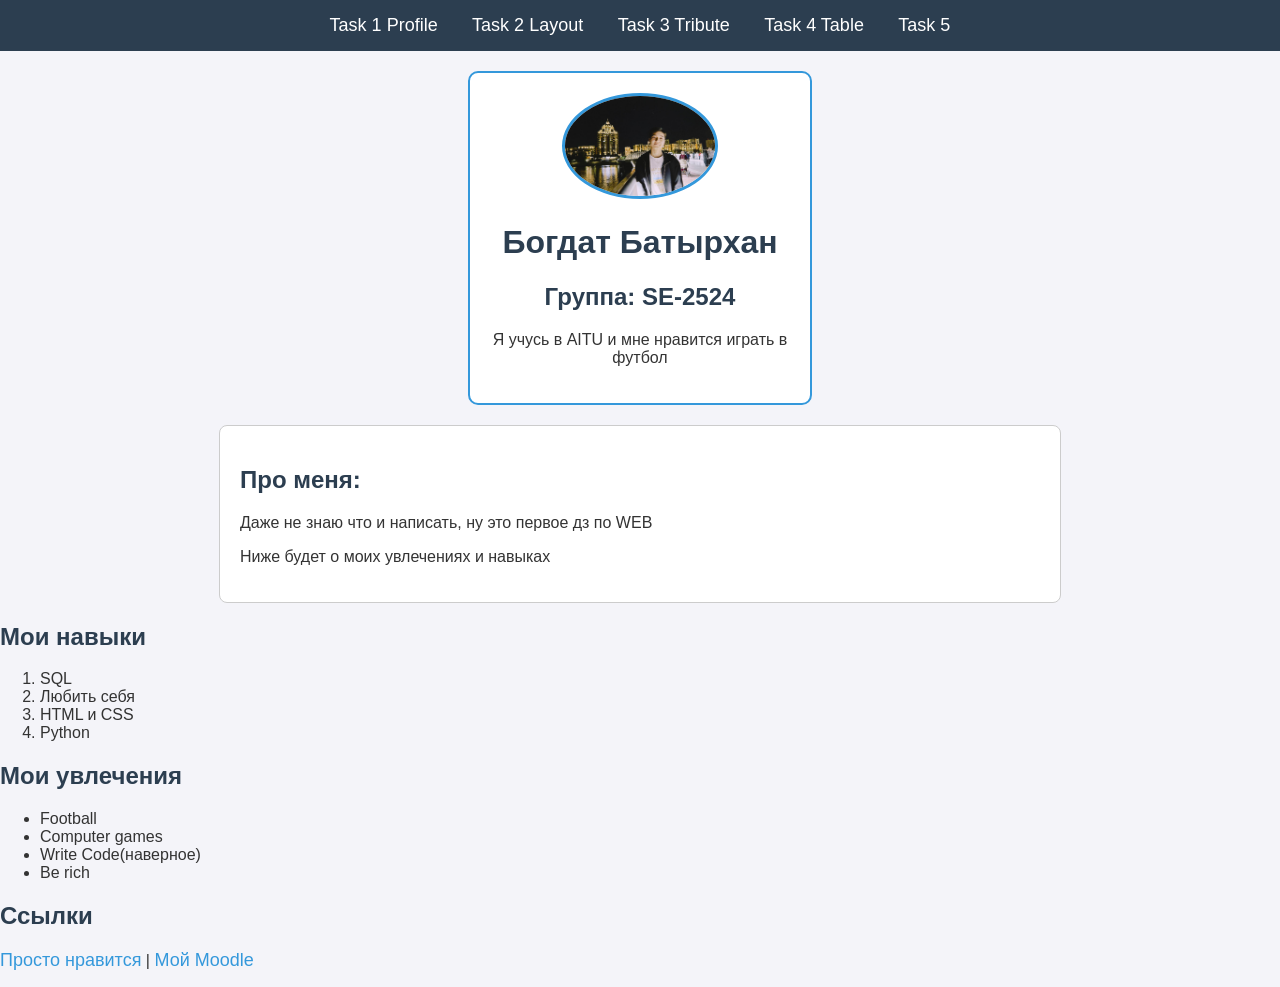
<file: index.html>
<!DOCTYPE html>
<html lang="en">
    <head>
        <meta charset="UTF-8">
        <title>Assignment 1 - My Profile</title>
        <link rel="stylesheet" href="styles.css">
    </head>  
    <body>
        <div class="navbar">
            <a href="index.html">Task 1 Profile</a>
            <a href="task2.html">Task 2 Layout</a>
            <a href="task3.html">Task 3 Tribute</a>
            <a href="task4.html">Task 4 Table</a>
            <a href="midterm.html">Task 5</a>
        </div>

        <div id="profile-card">
            <img src="me.jpg" alt="Мое фото">
            <h1>Богдат Батырхан</h1>
            <h2>Группа: SE-2524</h2>
            <p>Я учусь в AITU и мне нравится играть в футбол</p>
        </div>

        <div class="content">
            <h2>Про меня:</h2>
            <p>Даже не знаю что и написать, ну это первое дз по WEB</p>
            <p>Ниже будет о моих увлечениях и навыках</p>
        </div>

        <h2>Мои навыки</h2>
        <ol>
            <li>SQL</li>
            <li>Любить себя</li>
            <li>HTML и CSS</li>
            <li>Python</li>
        </ol>

        <h2>Мои увлечения</h2>
        <ul>
            <li>Football</li>
            <li>Computer games</li>
            <li>Write Code(наверное)</li>
            <li>Be rich</li>
        </ul>

        <h2>Ссылки</h2>
        <p>
            <a href="https://www.youtube.com/watch?v=qRTvfpzo-Mg" target="_blank">Просто нравится</a> | 
            <a href="https://du.astanait.edu.kz/profile" target="_blank">Мой Moodle</a>
        </p>
    </body>
</html>
</file>
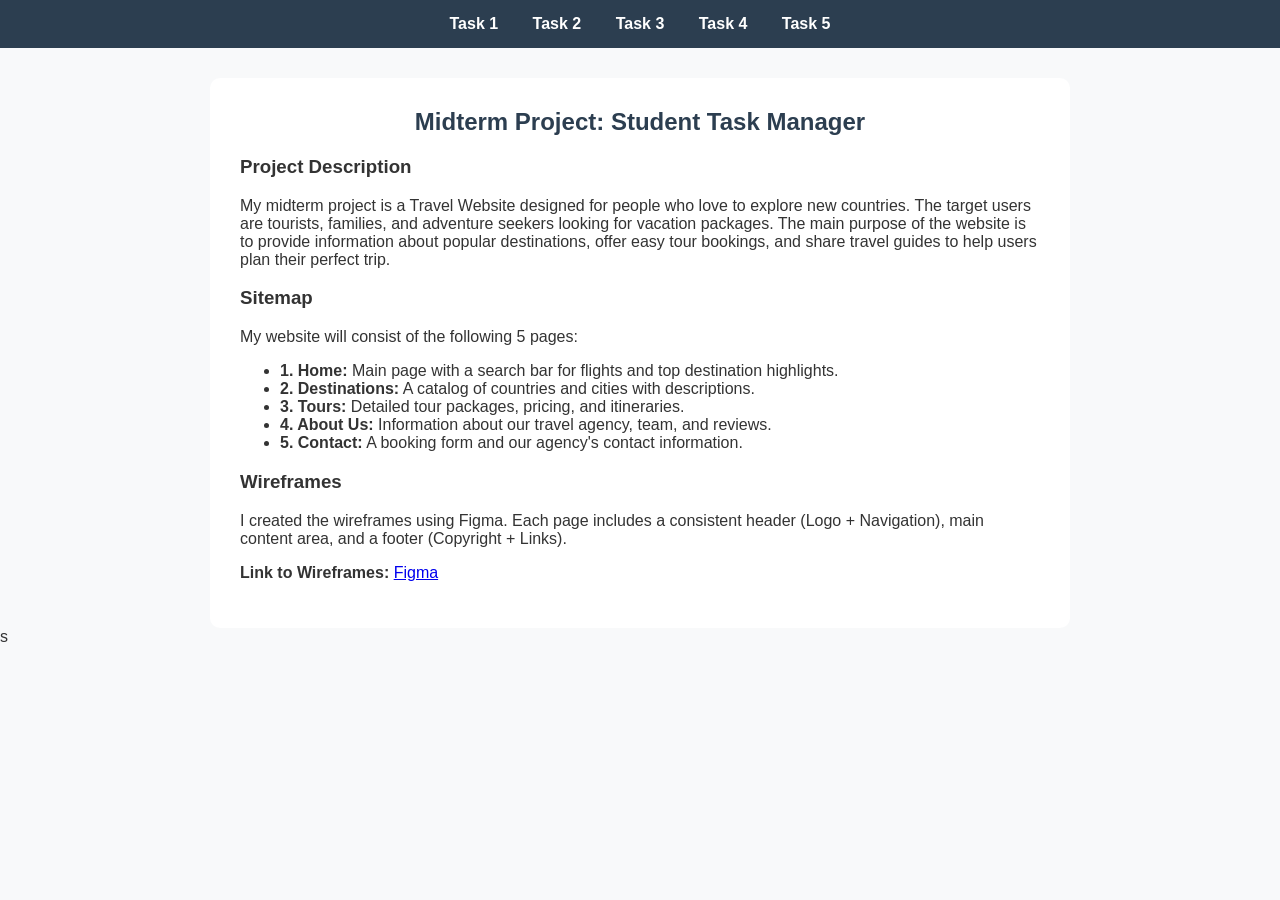
<file: midterm.html>
<!DOCTYPE html>
<html lang="en">
    <head>
        <meta charset="UTF-8">
        <title>Midterm Project</title>
        <link rel="stylesheet" href="style4.css">
    </head>
    <body>
        <div class="navbar">
            <a href="index.html">Task 1</a>
            <a href="task2.html">Task 2</a>
            <a href="task3.html">Task 3</a>
            <a href="task4.html">Task 4</a>
            <a href="midterm.html">Task 5</a>
        </div>
        
        <div id="form-wrapper" style="width: 800px;">
            <h2>Midterm Project: Student Task Manager</h2>
            
            <h3>Project Description</h3>
            <p>
                My midterm project is a Travel Website designed for people who love to explore new countries. The target users are tourists, families, and adventure seekers looking for vacation packages. The main purpose of the website is to provide information about popular destinations, offer easy tour bookings, and share travel guides to help users plan their perfect trip.
            </p>
            <h3>Sitemap</h3>
            <p>My website will consist of the following 5 pages:</p>
            <ul>
                <li><strong>1. Home:</strong> Main page with a search bar for flights and top destination highlights.</li>
                <li><strong>2. Destinations:</strong> A catalog of countries and cities with descriptions.</li>
                <li><strong>3. Tours:</strong> Detailed tour packages, pricing, and itineraries.</li>
                <li><strong>4. About Us:</strong> Information about our travel agency, team, and reviews.</li>
                <li><strong>5. Contact:</strong> A booking form and our agency's contact information.</li>
            </ul>

            <h3>Wireframes</h3>
            <p>
                I created the wireframes using Figma. Each page includes a consistent header (Logo + Navigation), main content area, and a footer (Copyright + Links).
            </p>
            <p>
                <strong>Link to Wireframes:</strong> 
                <a href="https://www.figma.com/design/YzeZKYwzbyOSfHWnhDoJ9x/Untitled?node-id=0-1&t=fS00poLvdLOPLOKw-1" target="_blank">Figma</a>
            </p>
        </div>
s
    </body>
</html>
</file>
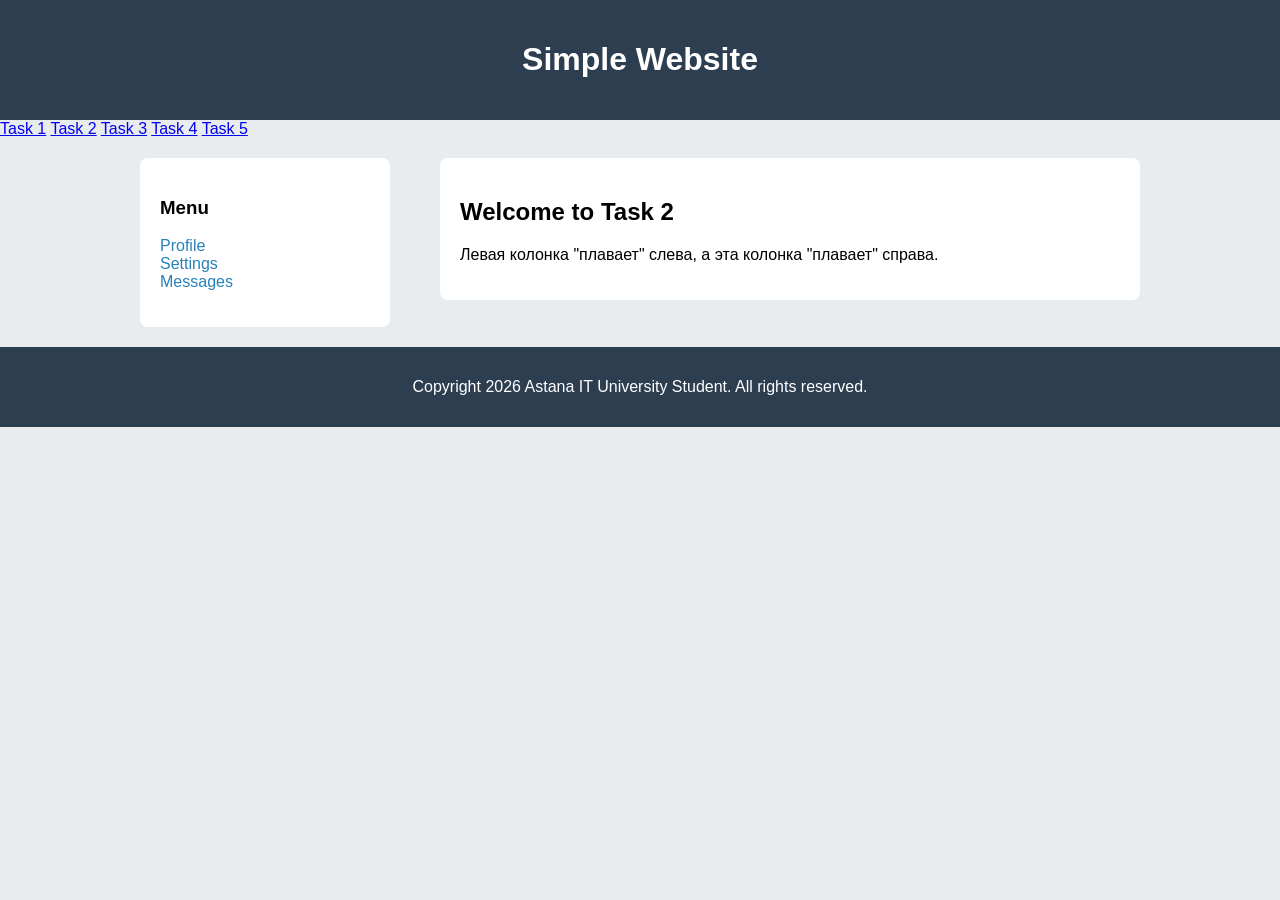
<file: task2.html>
<!DOCTYPE html>
<html lang="en">
    <head>
        <meta charset="UTF-8">
        <title>Task 2 - Simple Layout</title>
        <link rel="stylesheet" href="style2.css">
    </head>
    <body>
        <div class="header">
            <h1>Simple Website</h1>
        </div>

        <div class="navigation-bar">
            <a href="index.html">Task 1</a>
            <a href="task2.html">Task 2</a>
            <a href="task3.html">Task 3</a>
            <a href="task4.html">Task 4</a>
            <a href="midterm.html">Task 5</a>
        </div>

        <div class="container">
            <div class="sidebar">
                <h3>Menu</h3>
                <ul>
                    <li><a href="#">Profile</a></li>
                    <li><a href="#">Settings</a></li>
                    <li><a href="#">Messages</a></li>
                </ul>
            </div>
            <div class="main-content">
                <h2>Welcome to Task 2</h2>
                <p>Левая колонка "плавает" слева, а эта колонка "плавает" справа.</p>
            </div>
            <div class="clear"></div>
        </div>

        <div class="footer">
            <p>Copyright 2026 Astana IT University Student. All rights reserved.</p>
        </div>
    </body>
</html>
</file>
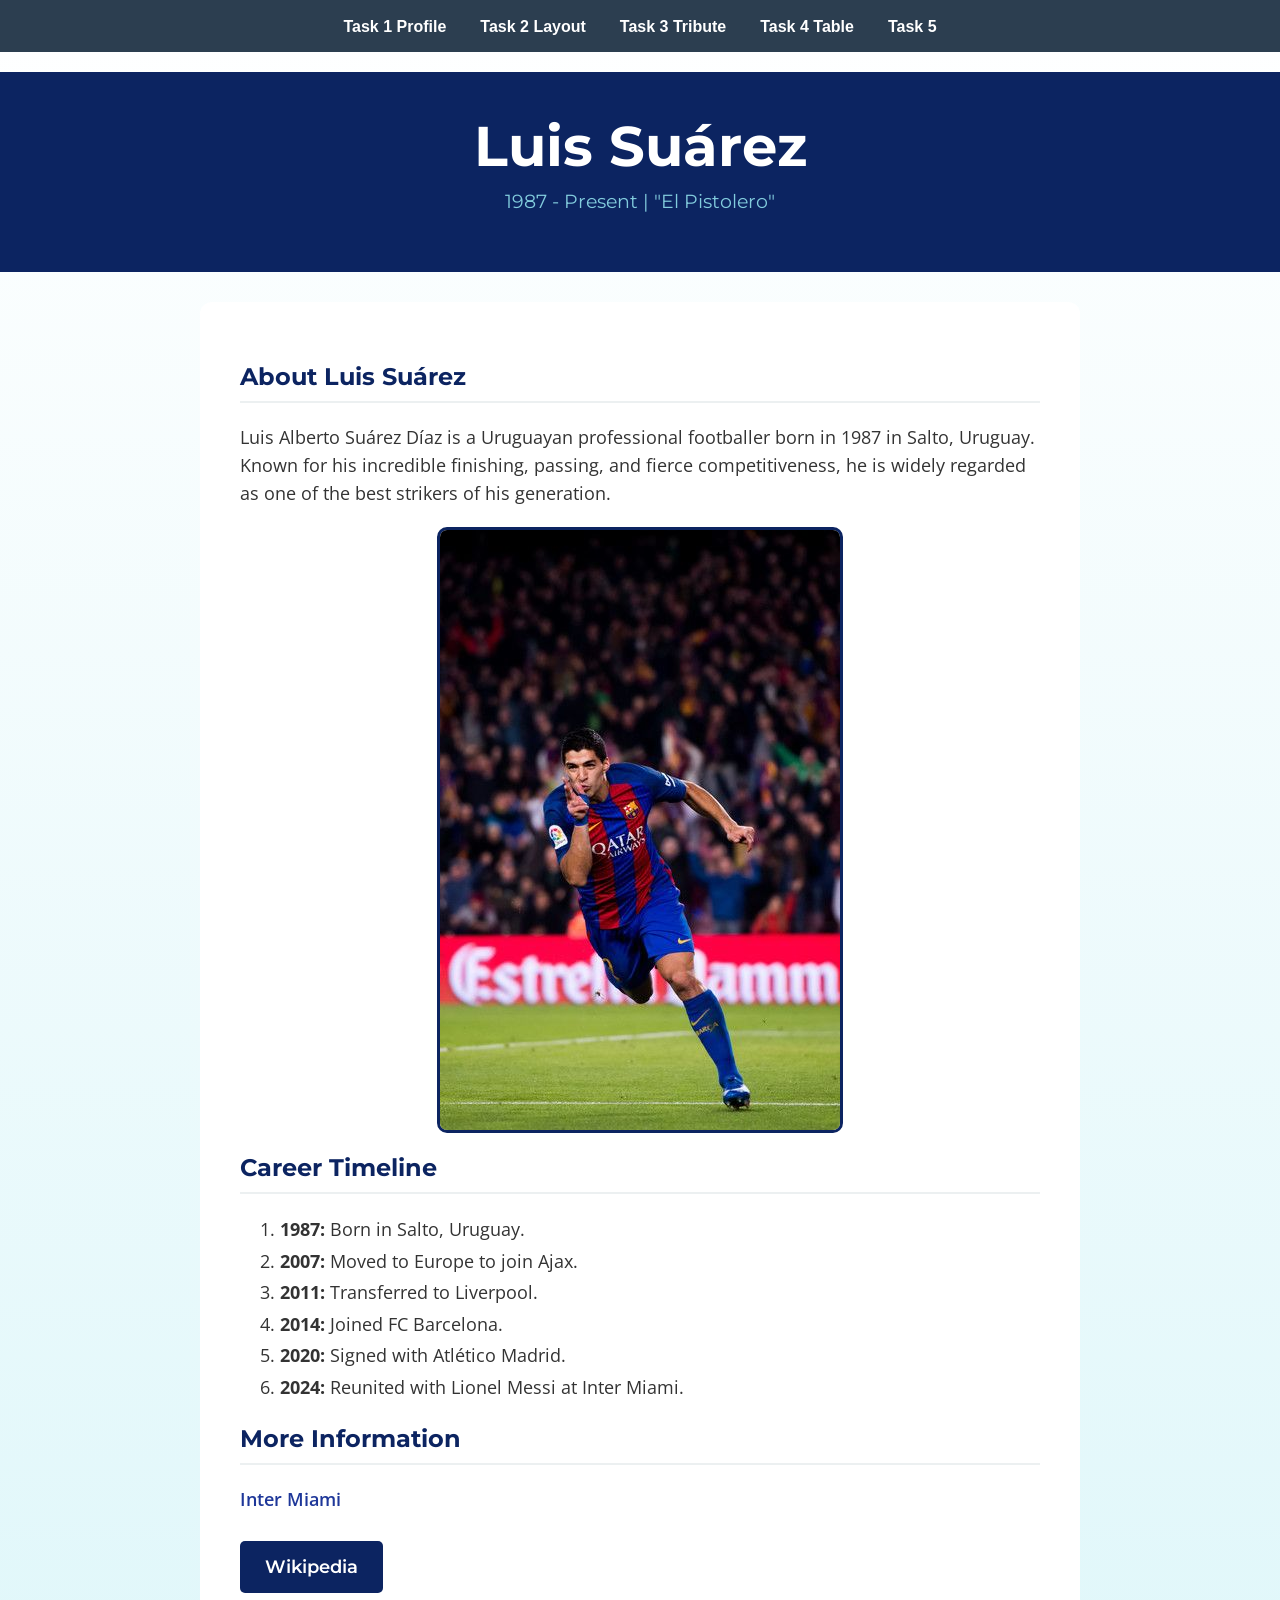
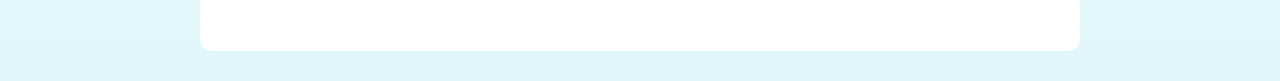
<file: task3.html>
<!DOCTYPE html>
<html lang="en">
    <head>
        <meta charset="UTF-8">
        <title>Tribute to Luis Suarez</title>
        <link href="https://fonts.googleapis.com/css2?family=Montserrat:wght@700&family=Open+Sans:wght@400;600&display=swap" rel="stylesheet">
        <link rel="stylesheet" href="style3.css">
    </head>
    <body>
        <div class="navbar">
            <a href="index.html">Task 1 Profile</a>
            <a href="task2.html">Task 2 Layout</a>
            <a href="task3.html">Task 3 Tribute</a>
            <a href="task4.html">Task 4 Table</a>
            <a href="midterm.html">Task 5</a>
        </div>

        <div class="header">
            <h1>Luis Suárez</h1>
            <h3>1987 - Present | "El Pistolero"</h3>
        </div>

        <div class="content">
            <h2>About Luis Suárez</h2>
            <p>Luis Alberto Suárez Díaz is a Uruguayan professional footballer born in 1987 in Salto, Uruguay. Known for his incredible finishing, passing, and fierce competitiveness, he is widely regarded as one of the best strikers of his generation.</p>
            <img src="suarez.jpg" alt="Luis Suarez celebrating a goal">
            
            <h2>Career Timeline</h2>
            <ol>
                <li><strong>1987:</strong> Born in Salto, Uruguay.</li>
                <li><strong>2007:</strong> Moved to Europe to join Ajax.</li>
                <li><strong>2011:</strong> Transferred to Liverpool.</li>
                <li><strong>2014:</strong> Joined FC Barcelona.</li>
                <li><strong>2020:</strong> Signed with Atlético Madrid.</li>
                <li><strong>2024:</strong> Reunited with Lionel Messi at Inter Miami.</li>
            </ol>
            
            <h2>More Information</h2>
            <p>
                <a href="https://www.intermiamicf.com/" target="_blank">Inter Miami</a> <br><br>
                <a href="https://en.wikipedia.org/wiki/Luis_Su%C3%A1rez" target="_blank" class="btn">Wikipedia</a>
            </p>
        </div>
    </body>
</html>
</file>
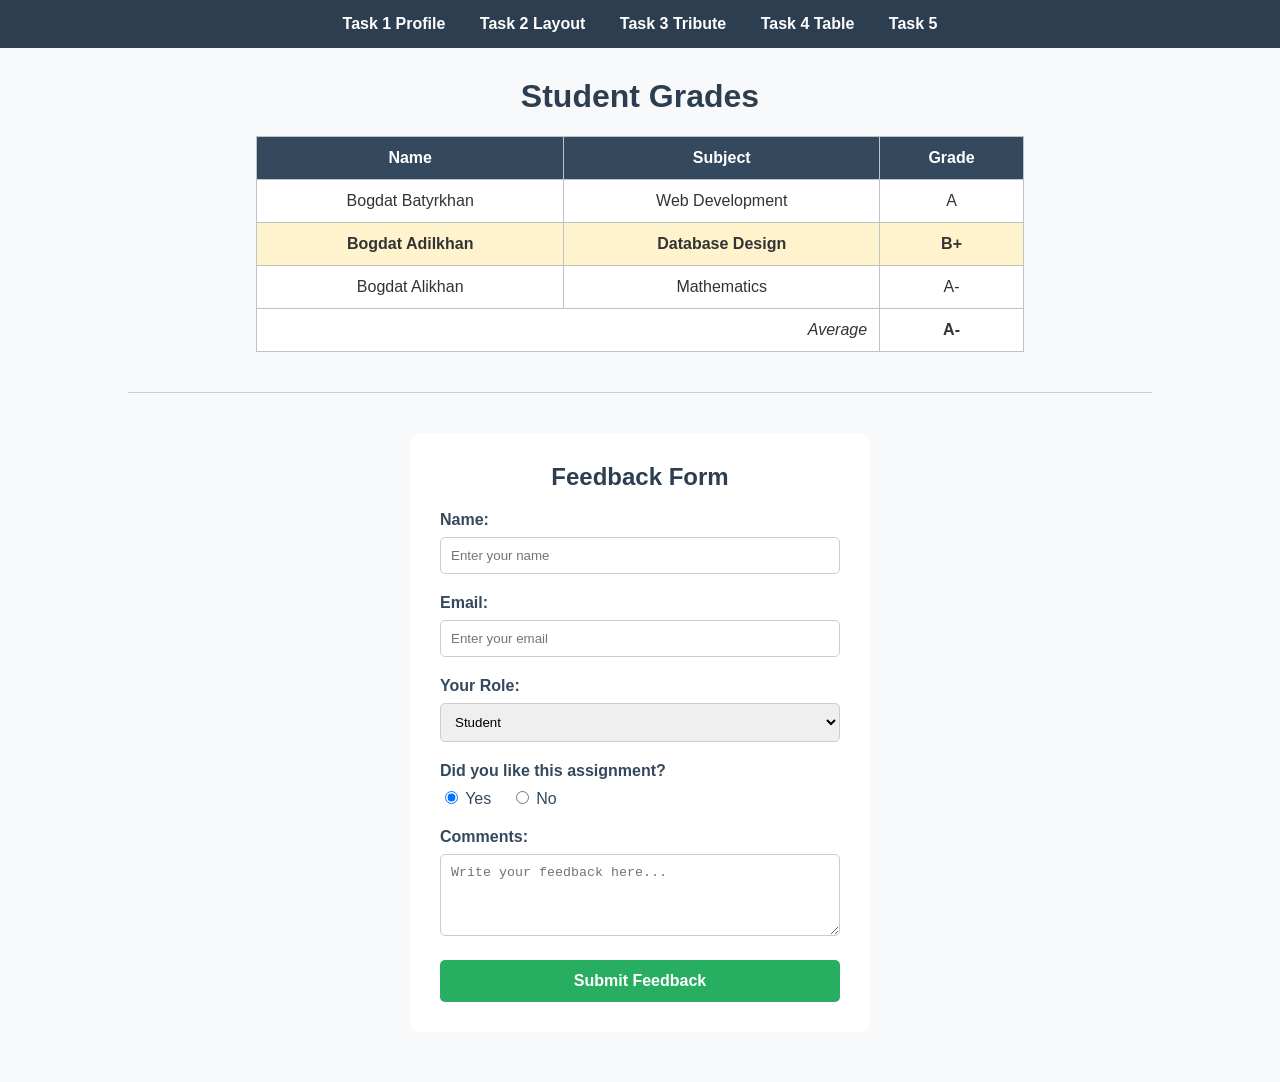
<file: task4.html>
<!DOCTYPE html>
<html lang="en">
    <head>
        <meta charset="UTF-8">
        <title>Task 4 - Table and Form</title>
        <link rel="stylesheet" href="style4.css">
    </head>
    <body>
        <div class="navbar">
            <a href="index.html">Task 1 Profile</a>
            <a href="task2.html">Task 2 Layout</a>
            <a href="task3.html">Task 3 Tribute</a>
            <a href="task4.html">Task 4 Table</a>
            <a href="midterm.html">Task 5</a>
        </div>
        
        <h1 id="table-heading">Student Grades</h1>
        <table>
            <thead>
                <tr>
                    <th>Name</th>
                    <th>Subject</th>
                    <th>Grade</th>
                </tr>
            </thead>
            <tbody>
                <tr>
                    <td>Bogdat Batyrkhan</td>
                    <td>Web Development</td>
                    <td>A</td>
                </tr>
                <tr class="highlight-row">
                    <td>Bogdat Adilkhan</td>
                    <td>Database Design</td>
                    <td>B+</td>
                </tr>
                <tr>
                    <td>Bogdat Alikhan</td>
                    <td>Mathematics</td>
                    <td>A-</td>
                </tr>
            </tbody>
            <tfoot>
                <tr>
                    <td colspan="2" class="total-label">Average</td>
                    <td><strong>A-</strong></td>
                </tr>
            </tfoot>
        </table>
            
        <hr class="divider">
        <div id="form-wrapper">
            <h2>Feedback Form</h2>
            <form action="#" method="get">
                <label for="username">Name:</label>
                <input type="text" id="username" name="username" class="input-field" placeholder="Enter your name" required>
                
                <label for="useremail">Email:</label>
                <input type="email" id="useremail" name="useremail" class="input-field" placeholder="Enter your email" required>
                
                <label for="role">Your Role:</label>
                <select id="role" name="role" class="input-field">
                    <option value="student">Student</option>
                    <option value="teacher">Teacher</option>
                    <option value="other">Other</option>
                </select>
                
                <label>Did you like this assignment?</label>
                <div class="radio-group">
                    <input type="radio" id="yes" name="liked_task" value="yes" checked>
                    <label for="yes" class="radio-label">Yes</label>
            
                    <input type="radio" id="no" name="liked_task" value="no">
                    <label for="no" class="radio-label">No</label>
                </div>
                
                <label for="comments">Comments:</label>
                <textarea id="comments" name="comments" class="input-field" rows="4" placeholder="Write your feedback here..."></textarea>
                
                <input type="submit" value="Submit Feedback" class="submit-btn">
            </form>
        </div>
    </body>
</html>
</file>
<file: styles.css>
body {
    background-color: #f4f4f9;
    font-family: Arial, sans-serif;
    color: #333333;
    margin: 0;
    padding: 0;
}
h1, h2 {
    color: #2c3e50;
}
img {
    max-width: 150px;
    border-radius: 50%;
    border: 3px solid #3498db;
}
a {
    color: #3498db;
    text-decoration: none;
    font-size: 18px;
}
.navbar {
    background-color: #2c3e50;
    padding: 15px;
    text-align: center;
    margin-bottom: 20px;
}
.navbar a {
    color: white;
    margin: 0 15px;
}
.content {
    background-color: white;
    padding: 20px;
    margin: 20px auto;
    max-width: 800px;
    border: 1px solid #cccccc;
    border-radius: 8px;
}
#profile-card {
    background-color: white;
    text-align: center;
    padding: 20px;
    margin: 0 auto;
    max-width: 300px;
    border: 2px solid #3498db;
    border-radius: 10px;
}
</file>
<file: style4.css>
body {
    font-family: Arial, sans-serif;
    background-color: #f8f9fa;
    color: #333;
    margin: 0;
    padding: 0 0 50px 0; 
}
.navbar {
    background-color: #2c3e50;
    padding: 15px;
    text-align: center;
    margin-bottom: 30px;
}
.navbar a {
    color: white;
    margin: 0 15px;
    text-decoration: none;
    font-weight: bold;
}
.navbar a:hover {
    color: #f1c40f;
}
#table-heading {
    text-align: center;
    color: #2c3e50;
}
table {
    width: 60%;
    margin: 0 auto; 
    border-collapse: collapse; 
    background-color: white;
}
th, td {
    border: 1px solid #bdc3c7; 
    padding: 12px;
    text-align: center; 
}
th {
    background-color: #34495e; 
    color: white;
}
tr:nth-child(even) {
    background-color: #f2f6f8;
}
.highlight-row {
    background-color: #fff3cd !important; 
    font-weight: bold;
}
.total-label {
    text-align: right;
    font-style: italic;
}
.divider {
    border: 0;
    height: 1px;
    background-color: #ccc;
    margin: 40px auto;
    width: 80%;
}
#form-wrapper {
    width: 400px;
    margin: 0 auto;
    background-color: white;
    padding: 30px;
    border-radius: 10px;
}
#form-wrapper h2 {
    text-align: center;
    margin-top: 0;
    color: #2c3e50;
}
label {
    display: block;
    font-weight: bold;
    margin-bottom: 8px;
    color: #34495e;
}
.input-field {
    width: 100%;
    padding: 10px;
    margin-bottom: 20px;
    border: 1px solid #ccc;
    border-radius: 5px;
    box-sizing: border-box;
}
.radio-group {
    margin-bottom: 20px;
}
.radio-label {
    display: inline;
    font-weight: normal;
    margin-right: 15px;
}
.submit-btn {
    width: 100%;
    background-color: #27ae60;
    color: white;
    border: none;
    padding: 12px;
    border-radius: 5px;
    font-size: 16px;
    font-weight: bold;
    cursor: pointer; 
}
</file>
<file: style2.css>
body {
    font-family: Arial, sans-serif;
    margin: 0;
    padding: 0;
    background-color: #e9ecef;
}
.header {
    background-color: #2c3e50;
    color: white;
    padding: 20px;
    text-align: center;
}
.navbar {
    background-color: #34495e;
    padding: 15px;
    text-align: center;
}
.navbar a {
    color: white;
    text-decoration: none;
    margin: 0 15px;
    font-size: 18px;
}
.navbar a:hover {
    color: #f1c40f; 
}
.container {
    width: 90%;
    max-width: 1000px;
    margin: 20px auto; 
}
.sidebar {
    float: left;
    width: 25%;
    background-color: white;
    padding: 20px;
    box-sizing: border-box;
    border-radius: 8px;
}
.sidebar ul {
    list-style-type: none;
    padding: 0;
}
.sidebar a {
    text-decoration: none;
    color: #2980b9;
}
.main-content {
    float: right;
    width: 70%;
    background-color: white;
    padding: 20px;
    box-sizing: border-box;
    border-radius: 8px;
}
.clear {
    clear: both;
}
.footer {
    background-color: #2c3e50;
    color: white;
    text-align: center;
    padding: 15px;
    margin-top: 20px;
}
</file>
<file: style3.css>
body {
    background: linear-gradient(to bottom, #ffffff, #e0f7fa);
    font-family: 'Open Sans', sans-serif;
    color: #333333;
    margin: 0;
    padding: 0;
}
.navbar {
    background-color: #2c3e50;
    padding: 15px;
    text-align: center;
    margin-bottom: 20px;
}
.navbar a {
    color: white;
    margin: 0 15px;
    text-decoration: none;
    font-family: Arial, sans-serif;
}
.navbar a:hover {
    color: #f1c40f;
}
.header {
    background-color: #0c2461;
    color: #ffffff;
    text-align: center;
    padding: 40px 20px;
    font-family: 'Montserrat', sans-serif;
}
.header h1 {
    margin: 0;
    font-size: 3.5rem;
}
.header h3 {
    margin-top: 10px;
    font-weight: 400;
    color: #82ccdd;
}
.content {
    background-color: white;
    max-width: 800px;
    margin: 30px auto; 
    padding: 40px;
    border-radius: 12px;
}
h2 {
    font-family: 'Montserrat', sans-serif;
    color: #0c2461;
    border-bottom: 2px solid #ecf0f1;
    padding-bottom: 10px;
}
p {
    font-size: 1.1rem;
    line-height: 1.6; 
}
img {
    max-width: 100%;
    border-radius: 10px;
    border: 3px solid #0c2461;
    display: block;
    margin: 20px auto; 
}
ul, ol {
    font-size: 1.1rem;
    line-height: 1.8;
}
a {
    color: #1e3799;
    text-decoration: none;
    font-weight: 600;
}
.btn {
    background-color: #0c2461;
    color: white;
    padding: 12px 25px;
    border-radius: 5px;
    display: inline-block;
    text-decoration: none;
    font-family: 'Montserrat', sans-serif;
}
</file>
